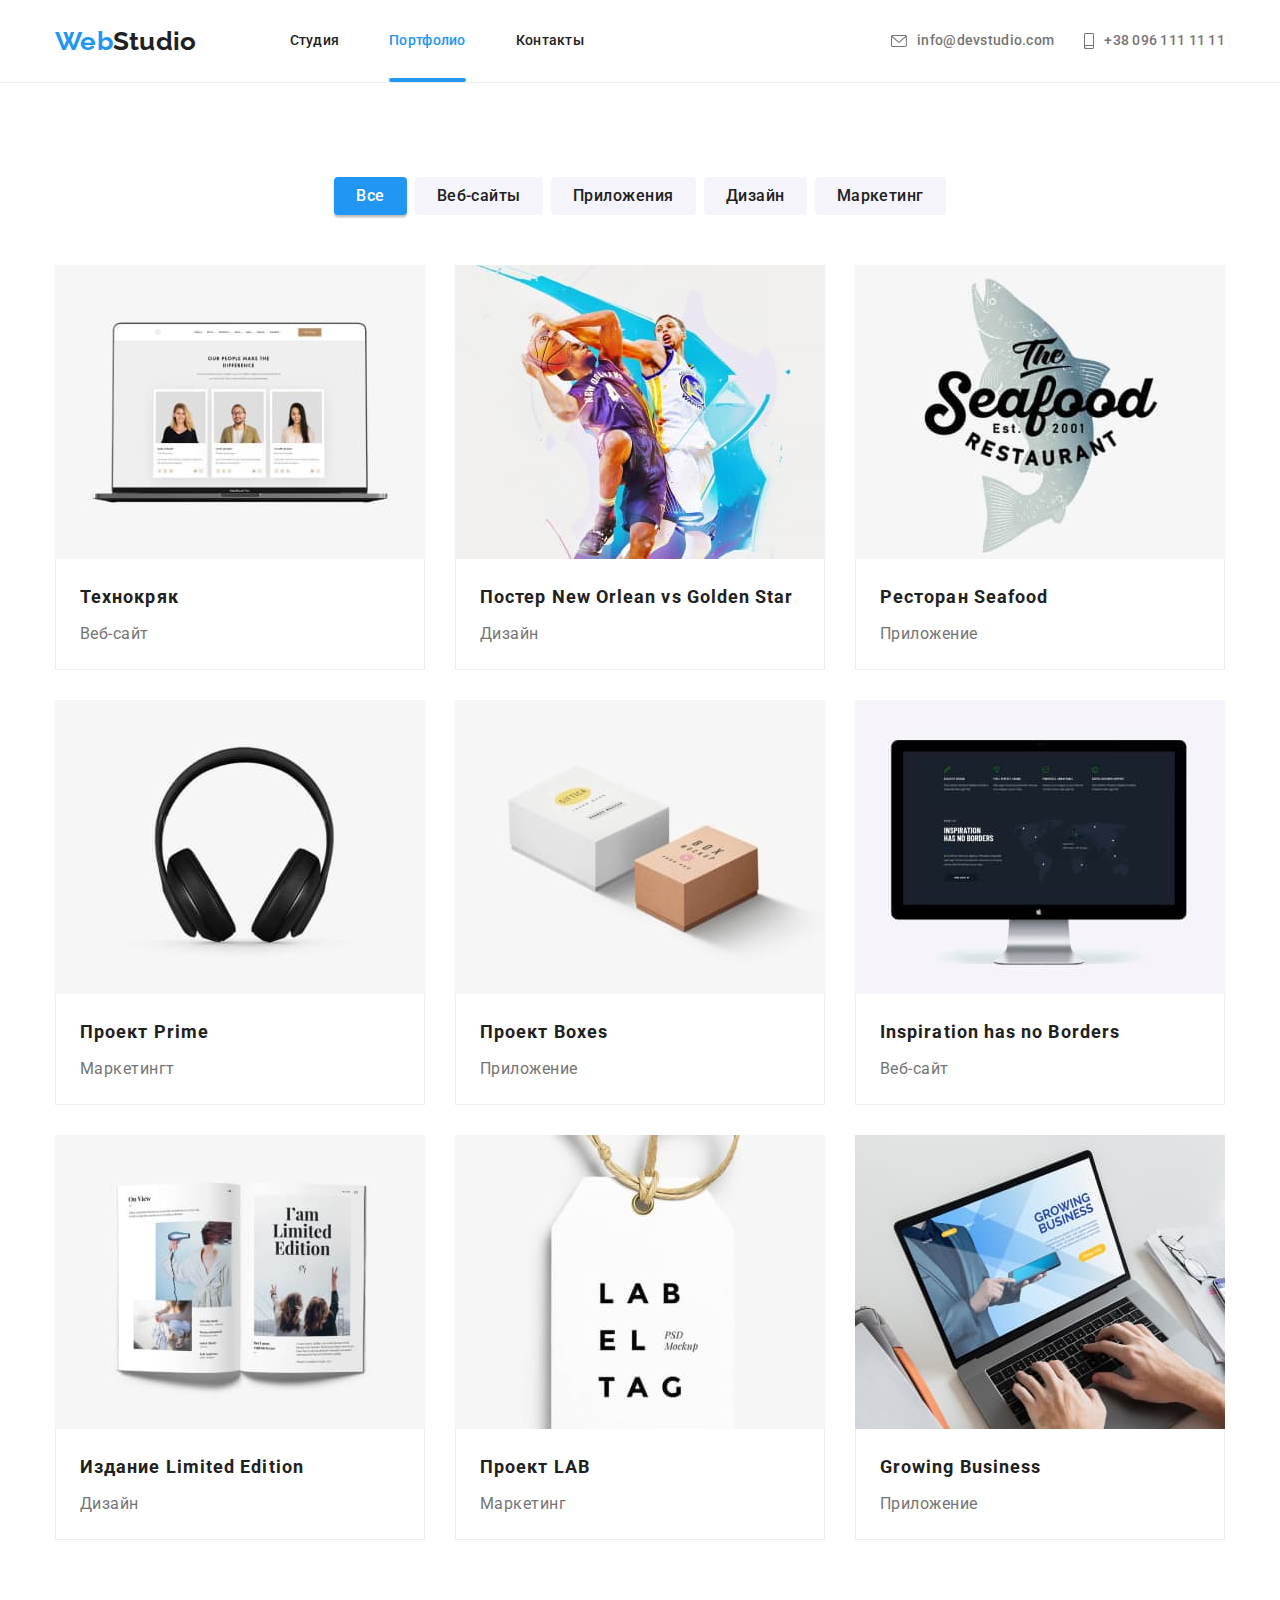
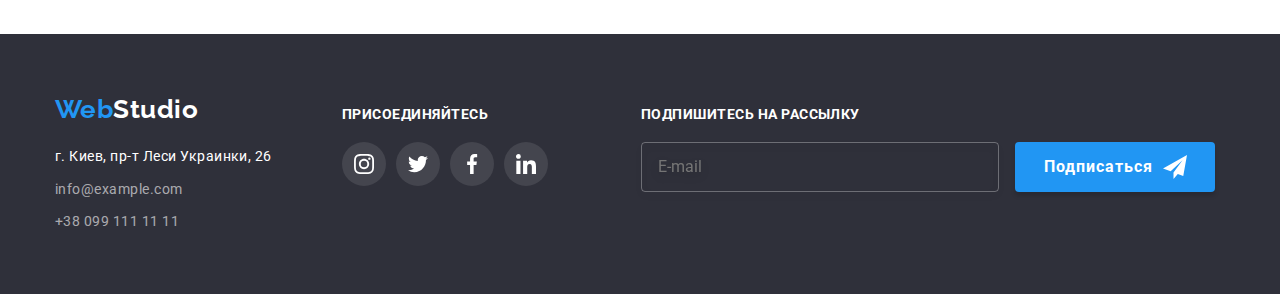
<file: portfolio.html>
<!DOCTYPE html>
<html lang="ru">
  <head>
    <meta charset="UTF-8" />
    <meta http-equiv="X-UA-Compatible" content="IE=edge" />
    <meta name="viewport" content="width=device-width, initial-scale=1.0" />
    <link rel="preconnect" href="https://fonts.googleapis.com" />
    <link rel="preconnect" href="https://fonts.gstatic.com" crossorigin />
    <link
      href="https://fonts.googleapis.com/css2?family=Raleway:wght@700&family=Roboto:wght@400;500;700;900&display=swap"
      rel="stylesheet"
    />
    <link rel="stylesheet" href="./css/main.min.css" />
    <title>portfolio</title>
  </head>

  <body>
    <div class="wraper">
      <header class="header">
        <div class="header__container container">
          <a class="header__logo logo" href="#" lang="en">Web<span>Studio</span></a>
          <button
            type="button"
            class="header__button"
            aria-expanded="false"
            aria-controls="menu-container"
            data-menu-button
          >
            <svg
              class="header__icon-menu"
              width="40"
              height="40"
              aria-label="Переключатель мобильного меню"
            >
              <use
                class="header__icon-burger"
                href="./img/svg/symbol-defs.svg#icon-menu-burger"
              ></use>
              <use
                class="header__icon-close"
                href="./img/svg/symbol-defs.svg#icon-menu-closed"
              ></use>
            </svg>
          </button>
          <div class="header__menu-container" id="menu-container" data-menu>
            <nav class="header__navigation">
              <ul class="header__list">
                <li class="header__item">
                  <a class="header__link" href="./index.html">Студия</a>
                </li>
                <li class="header__item">
                  <a class="header__link header__link--current" href="./portfolio.html"
                    >Портфолио</a
                  >
                </li>
                <li class="header__item">
                  <a class="header__link" href="#contacts">Контакты</a>
                </li>
              </ul>
            </nav>
            <ul class="header__contacts">
              <li class="header__contact-item">
                <a class="header__contact-link" href="mailto:info@devstudio.com">
                  <div class="header__contact-box">
                    <svg class="header__contact-icon" width="16" height="12">
                      <use href="./img/svg/symbol-defs.svg#icon-envelope"></use>
                    </svg>
                  </div>
                  <p class="header__contact-text">info@devstudio.com</p>
                </a>
              </li>
              <li class="header__contact-item">
                <a
                  class="header__contact-link header__contact-link--accent"
                  href="tel:+380961111111"
                >
                  <div class="header__contact-box">
                    <svg class="header__contact-icon" width="10" height="16">
                      <use href="./img/svg/symbol-defs.svg#icon-smartphone"></use>
                    </svg>
                  </div>
                  <p class="header__contact-text">+38 096 111 11 11</p>
                </a>
              </li>
            </ul>
            <ul class="header__social">
              <li class="header__social-item">
                <a href="" target="_blank" class="header__social-link">Instagram</a>
              </li>
              <li class="header__social-item">
                <a href="" target="_blank" class="header__social-link">Twitter</a>
              </li>
              <li class="header__social-item">
                <a href="" target="_blank" class="header__social-link">Facebook</a>
              </li>
              <li class="header__social-item">
                <a href="" target="_blank" class="header__social-link">LinkedIn</a>
              </li>
            </ul>
          </div>
        </div>
      </header>

      <main class="main">
        <section class="main__portfolio portfolio">
          <div class="container">
            <h1 class="portfolio__title main-title visually-hidden">Портфолио</h1>
            <nav class="portfolio__menu">
              <ul class="portfolio__list">
                <li class="portfolio__item">
                  <button type="button" class="buttons buttons--active" data-filter="all">Все</button>
                </li>
                <li class="portfolio__item" >
                  <button type="button" class="buttons" data-filter="web">Веб-сайты</button>
                </li>
                <li class="portfolio__item">
                  <button type="button" class="buttons" data-filter="app">Приложения</button>
                </li>
                <li class="portfolio__item">
                  <button type="button" class="buttons" data-filter="design">Дизайн</button>
                </li>
                <li class="portfolio__item">
                  <button type="button" class="buttons" data-filter="marketing">Маркетинг</button>
                </li>
              </ul>
            </nav>
            <ul class="portfolio__row data-portfolio-list">
              <li class="portfolio__element" data-filter="web">
                <a href="" class="portfolio__card">
                  <div class="portfolio__img">
                    <img
                      srcset="./img/portfolio/img1-1x.jpg 1x, ./img/portfolio/img1-2x.jpg 2x"
                      src="./img/portfolio/img1-1x.jpg"
                      alt="logo"
                      width="370"
                    />
                    <div class="portfolio__info">
                      <p>
                       	Ресурс предлагает комплексные предложения с разным
                        уровнем функционала и сервисов. Все это позволит посетителю получить
                        исчерпывающие сведения о компании или частном лице.
                      </p>
                    </div>
                  </div>
                  <div class="portfolio__text">
                    <h2 class="portfolio__card-title">Технокряк</h2>
                    <p class="portfolio__card-subtitle">Веб-сайт</p>
                  </div>
                </a>
              </li>
              <li class="portfolio__element" data-filter="design">
                <a href="" class="portfolio__card">
                  <div class="portfolio__img">
                    <img
                      srcset="./img/portfolio/img2-1x.jpg 1x, ./img/portfolio/img2-2x.jpg 2x"
                      src="./img/portfolio/img2-1x.jpg"
                      alt="logo"
                      width="370"
                    />
                    <div class="portfolio__info">
                      <p>
                        Ресурс предлагает комплексные предложения с разным уровнем функционала и
                        сервисов. Все это позволит посетителю получить исчерпывающие сведения о
                        компании или частном лице.
                      </p>
                    </div>
                  </div>
                  <div class="portfolio__text">
                    <h2 class="portfolio__card-title">Постер New Orlean vs Golden Star</h2>
                    <p class="portfolio__card-subtitle">Дизайн</p>
                  </div>
                </a>
              </li>
              <li class="portfolio__element" data-filter="app">
                <a href="" class="portfolio__card">
                  <div class="portfolio__img">
                    <img srcset="./img/portfolio/img3-1x.jpg 1x, ./img/portfolio/img3-2x.jpg 2x"
                      src="./img/portfolio/img3-1x.jpg" alt="logo" width="370" />
                    <div class="portfolio__info">
                      <p>
                        Ресурс предлагает комплексные предложения с разным уровнем функционала и
                        сервисов. Все это позволит посетителю получить исчерпывающие сведения о
                        компании или частном лице.
                      </p>
                    </div>
                  </div>
                  <div class="portfolio__text">
                    <h2 class="portfolio__card-title">Ресторан Seafood</h2>
                    <p class="portfolio__card-subtitle">Приложение</p>
                  </div>
                </a>
              </li>
              <li class="portfolio__element" data-filter="marketing">
                <a href="" class="portfolio__card">
                  <div class="portfolio__img">
                    <img srcset="./img/portfolio/img4-1x.jpg 1x, ./img/portfolio/img4-2x.jpg 2x"
                      src="./img/portfolio/img4-1x.jpg" alt="logo" width="370" />
                    <div class="portfolio__info">
                      <p>
                        Ресурс предлагает комплексные предложения с разным уровнем функционала и
                        сервисов. Все это позволит посетителю получить исчерпывающие сведения о
                        компании или частном лице.
                      </p>
                    </div>
                  </div>
                  <div class="portfolio__text">
                    <h2 class="portfolio__card-title">Проект Prime</h2>
                    <p class="portfolio__card-subtitle">Маркетингт</p>
                  </div>
                </a>
              </li>
              <li class="portfolio__element" data-filter="app">
                <a href="" class="portfolio__card">
                  <div class="portfolio__img">
                    <img srcset="./img/portfolio/img5-1x.jpg 1x, ./img/portfolio/img5-2x.jpg 2x"
                      src="./img/portfolio/img5-1x.jpg" alt="logo" width="370" />
                    <div class="portfolio__info">
                      <p>
                        Ресурс предлагает комплексные предложения с разным уровнем функционала и
                        сервисов. Все это позволит посетителю получить исчерпывающие сведения о
                        компании или частном лице.
                      </p>
                    </div>
                  </div>
                  <div class="portfolio__text">
                    <h2 class="portfolio__card-title">Проект Boxes</h2>
                    <p class="portfolio__card-subtitle">Приложение</p>
                  </div>
                </a>
              </li>
              <li class="portfolio__element" data-filter="web">
                <a href="" class="portfolio__card">
                  <div class="portfolio__img">
                    <img srcset="./img/portfolio/img6-1x.jpg 1x, ./img/portfolio/img6-2x.jpg 2x"
                      src="./img/portfolio/img6-1x.jpg" alt="logo" width="370" />
                    <div class="portfolio__info">
                      <p>
                        Ресурс предлагает комплексные предложения с разным уровнем функционала и
                        сервисов. Все это позволит посетителю получить исчерпывающие сведения о
                        компании или частном лице.
                      </p>
                    </div>
                  </div>
                  <div class="portfolio__text">
                    <h2 class="portfolio__card-title">Inspiration has no Borders</h2>
                    <p class="portfolio__card-subtitle">Веб-сайт</p>
                  </div>
                </a>
              </li>
              <li class="portfolio__element" data-filter="design">
                <a href="" class="portfolio__card">
                  <div class="portfolio__img">
                    <img srcset="./img/portfolio/img7-1x.jpg 1x, ./img/portfolio/img7-2x.jpg 2x"
                      src="./img/portfolio/img7-1x.jpg" alt="logo" width="370" />
                    <div class="portfolio__info">
                      <p>
                        Ресурс предлагает комплексные предложения с разным уровнем функционала и
                        сервисов. Все это позволит посетителю получить исчерпывающие сведения о
                        компании или частном лице.
                      </p>
                    </div>
                  </div>
                  <div class="portfolio__text">
                    <h2 class="portfolio__card-title">Издание Limited Edition</h2>
                    <p class="portfolio__card-subtitle">Дизайн</p>
                  </div>
                </a>
              </li>
              <li class="portfolio__element" data-filter="marketing">
                <a href="" class="portfolio__card">
                  <div class="portfolio__img">
                    <img srcset="./img/portfolio/img8-1x.jpg 1x, ./img/portfolio/img8-2x.jpg 2x"
                      src="./img/portfolio/img8-1x.jpg" alt="logo" width="370" />
                    <div class="portfolio__info">
                      <p>
                        Ресурс предлагает комплексные предложения с разным уровнем функционала и
                        сервисов. Все это позволит посетителю получить исчерпывающие сведения о
                        компании или частном лице.
                      </p>
                    </div>
                  </div>
                  <div class="portfolio__text">
                    <h2 class="portfolio__card-title">Проект LAB</h2>
                    <p class="portfolio__card-subtitle">Маркетинг</p>
                  </div>
                </a>
              </li>
              <li class="portfolio__element" data-filter="app">
                <a href="" class="portfolio__card">
                  <div class="portfolio__img">
                    <img srcset="./img/portfolio/img9-1x.jpg 1x, ./img/portfolio/img9-2x.jpg 2x"
                      src="./img/portfolio/img9-1x.jpg" alt="logo" width="370" />
                    <div class="portfolio__info">
                      <p>
                        Ресурс предлагает комплексные предложения с разным уровнем функционала и
                        сервисов. Все это позволит посетителю получить исчерпывающие сведения о
                        компании или частном лице.
                      </p>
                    </div>
                  </div>
                  <div class="portfolio__text">
                    <h2 class="portfolio__card-title">Growing Business</h2>
                    <p class="portfolio__card-subtitle">Приложение</p>
                  </div>
                </a>
              </li>
            </ul>
          </div>
        </section>
      </main>

      <footer class="footer">
        <div class="footer__container container">
          <div class="footer__contacts" id="contacts">
            <a class="footer__logo logo logo--wht" href="" lang="en">Web<span>Studio</span></a>
            <address class="footer__address">
              <ul class="footer__list">
                <li class="footer__link">
                  <a
                    href="https://goo.gl/maps/9fmKYEebHjoqxfCN7"
                    target="_blank"
                    rel="noopener noreferrer"
                    >г. Киев, пр-т Леси Украинки, 26</a
                  >
                </li>
                <li class="footer__link">
                  <a href="mailto:info@example.com">info@example.com</a>
                </li>
                <li class="footer__link">
                  <a href="tel:+380991111111">+38 099 111 11 11</a>
                </li>
              </ul>
            </address>
          </div>
          <div class="footer__social">
            <h3 class="footer__social-title title-h3">присоединяйтесь</h3>
            <ul class="footer__social-list social">
              <li class="social__item">
                <a href="" class="social__link social__link--dark">
                  <svg class="social__icon" width="20" height="20">
                    <use href="./img/svg/symbol-defs.svg#icon-instagram"></use>
                  </svg>
                </a>
              </li>
              <li class="social__item">
                <a href="" class="social__link social__link--dark">
                  <svg class="social__icon" width="20" height="20">
                    <use href="./img/svg/symbol-defs.svg#icon-twitter"></use>
                  </svg>
                </a>
              </li>
              <li class="social__item">
                <a href="" class="social__link social__link--dark">
                  <svg class="social__icon" width="20" height="20">
                    <use href="./img/svg/symbol-defs.svg#icon-facebook"></use>
                  </svg>
                </a>
              </li>
              <li class="social__item">
                <a href="" class="social__link social__link--dark">
                  <svg class="social__icon" width="20" height="20">
                    <use href="./img/svg/symbol-defs.svg#icon-linkedin"></use>
                  </svg>
                </a>
              </li>
            </ul>
          </div>
          <form class="footer__form form-footer">
            <h3 class="form-footer__title title-h3">Подпишитесь на рассылку</h3>
            <label class="form-footer__field">
              <input
                type="email"
                class="form-footer__input"
                name="email"
                placeholder="E-mail"
                required
              />
            </label>
            <button class="form-footer__buttom main-button" type="submit">
              <span class="form-footer__label">Подписаться</span>
              <!-- <svg class="form-footer__icon" width="24" height="24" >
							<use href="./img/svg/symbol-defs.svg#icon-send"></use>
						</svg> -->
            </button>
          </form>
        </div>
      </footer>
    </div>
    <script src="./js/menu.js"></script>
    <script src="./js/filterPortfolio.js"></script>
  </body>
</html>
</file>
<file: css/main.min.css>
/*! modern-normalize v1.1.0 | MIT License | https://github.com/sindresorhus/modern-normalize */@import url(c:\Users\slaye\OneDrive\Робочий стіл\goit домашки\goit-markup-hw-08\animate\animate.css);*,::before,::after{-webkit-box-sizing:border-box;box-sizing:border-box}html{-moz-tab-size:4;-o-tab-size:4;tab-size:4}html{line-height:1.15;-webkit-text-size-adjust:100%}body{margin:0}body{font-family:system-ui,-apple-system,"Segoe UI",Roboto,Helvetica,Arial,sans-serif,"Apple Color Emoji","Segoe UI Emoji"}hr{height:0;color:inherit}abbr[title]{-webkit-text-decoration:underline dotted;text-decoration:underline dotted}b,strong{font-weight:bolder}code,kbd,samp,pre{font-family:ui-monospace, SFMono-Regular, Consolas, 'Liberation Mono', Menlo, monospace;font-size:1em}small{font-size:80%}sub,sup{font-size:75%;line-height:0;position:relative;vertical-align:baseline}sub{bottom:-0.25em}sup{top:-0.5em}table{text-indent:0;border-color:inherit}button,input,optgroup,select,textarea{font-family:inherit;font-size:100%;line-height:1.15;margin:0}button,select{text-transform:none}button,[type='button'],[type='reset'],[type='submit']{-webkit-appearance:button}::-moz-focus-inner{border-style:none;padding:0}:-moz-focusring{outline:1px dotted ButtonText}:-moz-ui-invalid{box-shadow:none}legend{padding:0}progress{vertical-align:baseline}::-webkit-inner-spin-button,::-webkit-outer-spin-button{height:auto}[type='search']{-webkit-appearance:textfield;outline-offset:-2px}::-webkit-search-decoration{-webkit-appearance:none}::-webkit-file-upload-button{-webkit-appearance:button;font:inherit}summary{display:list-item}*{padding:0;margin:0;border:0}*,*:before,*:after{-webkit-box-sizing:border-box;box-sizing:border-box}nav,footer,header,aside{display:block}html,body{height:100%;width:100%;font-size:100%;-ms-text-size-adjust:100%;-moz-text-size-adjust:100%;-webkit-text-size-adjust:100%}input,button,textarea{font-family:inherit}textarea{resize:none;overflow:hidden}input::-ms-clear{display:none}button{cursor:pointer;padding:0;border:0}button::-moz-focus-inner{padding:0;border:0}a,a:visited,a:hover{text-decoration:none;font-style:normal}ul li,ol li{list-style:none;padding:0}img{vertical-align:top;display:block;max-width:100%;height:auto}svg{display:block}h1,h2,h3,h4,h5,h6{font-size:inherit;font-weight:inherit}html,body{min-width:320px}body{font-family:"Roboto",sans-serif;color:#212121;font-size:16px;letter-spacing:0.03em}.wraper{width:100%;min-height:100%;overflow:hidden;display:-webkit-box;display:-ms-flexbox;display:flex;-webkit-box-orient:vertical;-webkit-box-direction:normal;-ms-flex-direction:column;flex-direction:column}.main{-webkit-box-flex:1;-ms-flex:1 1 auto;flex:1 1 auto}[class*="main__"]{padding:60px 0}@media screen and (min-width: 1200px){[class*="main__"]{padding:94px 0}}.visually-hidden{position:absolute;width:1px;height:1px;margin:-1px;border:0;padding:0;white-space:nowrap;-webkit-clip-path:inset(100%);clip-path:inset(100%);clip:rect(0 0 0 0);overflow:hidden}.container{padding:0 15px;margin:0 auto}@media screen and (min-width: 480px){.container{width:480px}}@media screen and (min-width: 768px){.container{width:768px}}@media screen and (min-width: 1200px){.container{width:1200px}}.logo{display:block;font-family:"Raleway",sans-serif;font-weight:700;font-size:24px;line-height:1.17;color:#2196F3}.logo span{color:#212121}.logo--wht span{color:#fff}@media screen and (min-width: 1200px){.logo{font-size:26px;line-height:1.19}}.main-title{display:block;text-align:center;max-width:360px;font-weight:900;font-size:26px;line-height:1.62;letter-spacing:0.06em;text-transform:uppercase;color:#fff;margin:0 auto}@media screen and (min-width: 1200px){.main-title{max-width:700px;font-size:44px;line-height:1.36}}.title{display:block;text-align:center;margin-bottom:30px;font-size:28px;line-height:1.17;font-weight:700;color:#212121}@media screen and (min-width: 1200px){.title{margin-bottom:50px;font-size:36px}}.title-h3{display:block;font-weight:700;font-size:14px;line-height:1.15;text-align:center;text-transform:uppercase;color:#212121}.main-button{display:-webkit-inline-box;display:-ms-inline-flexbox;display:inline-flex;-webkit-box-pack:center;-ms-flex-pack:center;justify-content:center;-webkit-box-align:center;-ms-flex-align:center;align-items:center;min-width:200px;height:50px;padding:10px;background-color:#2196F3;border-radius:4px;-webkit-box-shadow:0px 4px 4px rgba(0,0,0,0.15);box-shadow:0px 4px 4px rgba(0,0,0,0.15);font-size:16px;font-weight:700;line-height:1.86;letter-spacing:0.06em;color:#fff;-webkit-transition-property:background-color;transition-property:background-color;-webkit-transition-duration:250ms;transition-duration:250ms;-webkit-transition-timing-function:cubic-bezier(0.4, 0, 0.2, 1);transition-timing-function:cubic-bezier(0.4, 0, 0.2, 1);-webkit-transition-delay:0ms;transition-delay:0ms}.main-button:hover,.main-button:focus{background-color:#188CE8}.buttons{display:inline-block;text-align:center;padding:6px 22px;height:38px;font-weight:500;line-height:1.63;letter-spacing:0.03em;color:#212121;background-color:#F5F4FA;border-radius:4px;-webkit-transition-property:all;transition-property:all;-webkit-transition-duration:250ms;transition-duration:250ms;-webkit-transition-timing-function:cubic-bezier(0.4, 0, 0.2, 1);transition-timing-function:cubic-bezier(0.4, 0, 0.2, 1);-webkit-transition-delay:0ms;transition-delay:0ms}.buttons:hover,.buttons:focus{color:#fff;background-color:#2196F3;-webkit-box-shadow:0px 3px 1px rgba(0,0,0,0.1),0px 1px 2px rgba(0,0,0,0.08),0px 2px 2px rgba(0,0,0,0.12);box-shadow:0px 3px 1px rgba(0,0,0,0.1),0px 1px 2px rgba(0,0,0,0.08),0px 2px 2px rgba(0,0,0,0.12)}.buttons--active{color:#fff;background-color:#2196F3;-webkit-box-shadow:0px 3px 1px rgba(0,0,0,0.1),0px 1px 2px rgba(0,0,0,0.08),0px 2px 2px rgba(0,0,0,0.12);box-shadow:0px 3px 1px rgba(0,0,0,0.1),0px 1px 2px rgba(0,0,0,0.08),0px 2px 2px rgba(0,0,0,0.12)}.social{display:-webkit-box;display:-ms-flexbox;display:flex;-webkit-box-pack:center;-ms-flex-pack:center;justify-content:center}.social__item:not(:last-child){margin-right:10px}.social__link{display:-webkit-box;display:-ms-flexbox;display:flex;-webkit-box-pack:center;-ms-flex-pack:center;justify-content:center;-webkit-box-align:center;-ms-flex-align:center;align-items:center;width:44px;height:44px;border-radius:50%;color:#AFB1B8;-webkit-transition-property:all;transition-property:all;-webkit-transition-duration:250ms;transition-duration:250ms;-webkit-transition-timing-function:cubic-bezier(0.4, 0, 0.2, 1);transition-timing-function:cubic-bezier(0.4, 0, 0.2, 1);-webkit-transition-delay:0ms;transition-delay:0ms}.social__link--dark{color:#fff;background-color:rgba(255,255,255,0.1)}.social__link:hover,.social__link:focus{background-color:#2196F3;color:#fff}.social__icon{fill:currentColor}.form{padding:40px}.form__title{margin-bottom:30px;font-size:20px;text-transform:none}.form__field{position:relative;display:block;margin-bottom:10px}.form__field:focus-within>.form__icon{color:#2196F3}.form__field:focus-within>.form__input{border:1px solid #2196F3}.form__input{width:100%;padding:12px;padding-left:42px;border:1px solid rgba(33,33,33,0.2);border-radius:4px;outline:transparent;-webkit-transition-property:border;transition-property:border;-webkit-transition-duration:250ms;transition-duration:250ms;-webkit-transition-timing-function:cubic-bezier(0.4, 0, 0.2, 1);transition-timing-function:cubic-bezier(0.4, 0, 0.2, 1);-webkit-transition-delay:0ms;transition-delay:0ms}.form__lable{display:block;text-align:left;margin-bottom:4px;font-size:12px;line-height:1.17;letter-spacing:0.01em;color:#757575}.form__icon{position:absolute;bottom:14px;left:14px;fill:currentColor;-webkit-transition-property:color;transition-property:color;-webkit-transition-duration:250ms;transition-duration:250ms;-webkit-transition-timing-function:cubic-bezier(0.4, 0, 0.2, 1);transition-timing-function:cubic-bezier(0.4, 0, 0.2, 1);-webkit-transition-delay:0ms;transition-delay:0ms}.form__field-textarea{position:relative;display:block;margin-bottom:20px}.form__field-textarea:focus-within>.form__textarea{border:1px solid #2196F3}.form__textarea{width:100%;height:120px;padding:12px 16px;outline:transparent;border:1px solid rgba(33,33,33,0.2);border-radius:4px;-webkit-transition-property:border;transition-property:border;-webkit-transition-duration:250ms;transition-duration:250ms;-webkit-transition-timing-function:cubic-bezier(0.4, 0, 0.2, 1);transition-timing-function:cubic-bezier(0.4, 0, 0.2, 1);-webkit-transition-delay:0ms;transition-delay:0ms}.form__textarea::-webkit-input-placeholder{font-size:14px;line-height:1.14;letter-spacing:0.01em;color:rgba(117,117,117,0.5)}.form__textarea:-ms-input-placeholder{font-size:14px;line-height:1.14;letter-spacing:0.01em;color:rgba(117,117,117,0.5)}.form__textarea::-ms-input-placeholder{font-size:14px;line-height:1.14;letter-spacing:0.01em;color:rgba(117,117,117,0.5)}.form__textarea::placeholder{font-size:14px;line-height:1.14;letter-spacing:0.01em;color:rgba(117,117,117,0.5)}.form__field-checkbox{display:-webkit-box;display:-ms-flexbox;display:flex;-webkit-box-pack:center;-ms-flex-pack:center;justify-content:center;-webkit-box-align:center;-ms-flex-align:center;align-items:center;margin-bottom:30px;font-size:12px;line-height:1.17;letter-spacing:0.028em;color:#757575}@media screen and (min-width: 1200px){.form__field-checkbox{font-size:14px;line-height:1.71}}.form__input-checkbox{-webkit-appearance:none;-moz-appearance:none;appearance:none;position:absolute}.form__input-checkbox:focus+.form__icon-checkbox{background-image:url("../img/webstudio/hero/modal/unselected-focus.svg");background-repeat:no-repeat}.form__input-checkbox:checked+.form__icon-checkbox{background-image:url("../img/webstudio/hero/modal/check.svg");background-repeat:no-repeat}.form__icon-checkbox{display:inline-block;width:16px;height:15px;background-image:url("../img/webstudio/hero/modal/unselected.svg");background-repeat:no-repeat;background-size:contain}.form__lable-checkbox{text-align:left;margin-left:8px}.form__link-checkbox{color:#2196F3;text-decoration:underline}.form__link-checkbox:hover,.form__link-checkbox:focus{text-decoration:none}.form-footer__title{margin-bottom:20px;color:#fff}@media screen and (min-width: 1200px){.form-footer__title{text-align:left}}.form-footer__field:focus-within>.form-footer__input{border:1px solid #2196F3}.form-footer__input{margin-bottom:20px;padding:16px;width:100%;height:50px;background-color:inherit;color:#fff;border:1px solid rgba(255,255,255,0.3);outline:transparent;-webkit-filter:drop-shadow(0px 4px 4px rgba(0,0,0,0.15));filter:drop-shadow(0px 4px 4px rgba(0,0,0,0.15));border-radius:4px;-webkit-transition-property:border;transition-property:border;-webkit-transition-duration:250ms;transition-duration:250ms;-webkit-transition-timing-function:cubic-bezier(0.4, 0, 0.2, 1);transition-timing-function:cubic-bezier(0.4, 0, 0.2, 1);-webkit-transition-delay:0ms;transition-delay:0ms}@media screen and (min-width: 768px){.form-footer__input{width:450px}}@media screen and (min-width: 1200px){.form-footer__input{margin-right:12px;margin-bottom:0;width:358px}}.form-footer__label{display:-webkit-box;display:-ms-flexbox;display:flex;-webkit-box-align:center;-ms-flex-align:center;align-items:center}.form-footer__label::after{content:'';top:0;left:0;width:24px;height:24px;background-image:url("../img/webstudio/hero/modal/send.svg");margin-left:10px}.slick-slider{position:relative;display:block;-webkit-box-sizing:border-box;box-sizing:border-box;-webkit-touch-callout:none;-webkit-user-select:none;-moz-user-select:none;-ms-user-select:none;user-select:none;-ms-touch-action:pan-y;touch-action:pan-y;-webkit-tap-highlight-color:transparent}.slick-list{position:relative;overflow:hidden;display:block;margin:0;padding:0}.slick-list:focus{outline:none}.slick-list.dragging{cursor:pointer;cursor:hand}.slick-slider .slick-track,.slick-slider .slick-list{-webkit-transform:translate3d(0, 0, 0);transform:translate3d(0, 0, 0)}.slick-track{position:relative;left:0;top:0;display:block;margin-left:auto;margin-right:auto}.slick-track:before,.slick-track:after{content:"";display:table}.slick-track:after{clear:both}.slick-loading .slick-track{visibility:hidden}.slick-slide{float:left;height:100%;min-height:1px;display:none}[dir="rtl"] .slick-slide{float:right}.slick-slide img{display:block}.slick-slide.slick-loading img{display:none}.slick-slide.dragging img{pointer-events:none}.slick-initialized .slick-slide{display:block}.slick-loading .slick-slide{visibility:hidden}.slick-vertical .slick-slide{display:block;height:auto;border:1px solid transparent}.slick-arrow.slick-hidden{display:none}.slick-loading .slick-list{background:#fff url("./ajax-loader.gif") center center no-repeat}@font-face{font-family:"slick";src:url("./fonts/slick.eot");src:url("./fonts/slick.eot?#iefix") format("embedded-opentype"),url("./fonts/slick.woff") format("woff"),url("./fonts/slick.ttf") format("truetype"),url("./fonts/slick.svg#slick") format("svg");font-weight:normal;font-style:normal}.slick-prev,.slick-next{position:absolute;display:block;height:20px;width:20px;line-height:0px;font-size:0px;cursor:pointer;background:transparent;color:transparent;top:50%;-webkit-transform:translate(0, -50%);transform:translate(0, -50%);padding:0;border:none;outline:none}.slick-prev:hover,.slick-prev:focus,.slick-next:hover,.slick-next:focus{outline:none;background:transparent;color:transparent}.slick-prev:hover:before,.slick-prev:focus:before,.slick-next:hover:before,.slick-next:focus:before{opacity:1}.slick-prev.slick-disabled:before,.slick-next.slick-disabled:before{opacity:.25}.slick-prev:before,.slick-next:before{font-family:"slick";font-size:20px;line-height:1;color:#fff;opacity:.75;-webkit-font-smoothing:antialiased;-moz-osx-font-smoothing:grayscale}.slick-prev{left:-25px}[dir="rtl"] .slick-prev{left:auto;right:-25px}.slick-prev:before{content:"←"}[dir="rtl"] .slick-prev:before{content:"→"}.slick-next{right:-25px}[dir="rtl"] .slick-next{left:-25px;right:auto}.slick-next:before{content:"→"}[dir="rtl"] .slick-next:before{content:"←"}.slick-dotted.slick-slider{margin-bottom:30px}.slick-dots{position:absolute;bottom:-25px;list-style:none;display:block;text-align:center;padding:0;margin:0;width:100%}.slick-dots li{position:relative;display:inline-block;height:20px;width:20px;margin:0 5px;padding:0;cursor:pointer}.slick-dots li button{border:0;background:transparent;display:block;height:20px;width:20px;outline:none;line-height:0px;font-size:0px;color:transparent;padding:5px;cursor:pointer}.slick-dots li button:hover,.slick-dots li button:focus{outline:none}.slick-dots li button:hover:before,.slick-dots li button:focus:before{opacity:1}.slick-dots li button:before{position:absolute;top:0;left:0;content:"•";width:20px;height:20px;font-family:"slick";font-size:6px;line-height:20px;text-align:center;color:#000;opacity:.25;-webkit-font-smoothing:antialiased;-moz-osx-font-smoothing:grayscale}.slick-dots li.slick-active button:before{color:#000;opacity:.75}.header{position:relative;background-color:#fff;text-decoration:none;letter-spacing:0.02em;line-height:1.17;font-weight:500;border-bottom:1px solid #ececec}@media screen and (min-width: 768px){.header{font-size:14px;line-height:1.14}}.header__container{display:-webkit-box;display:-ms-flexbox;display:flex;-webkit-box-pack:justify;-ms-flex-pack:justify;justify-content:space-between;-webkit-box-align:center;-ms-flex-align:center;align-items:center;min-height:60px}@media screen and (min-width: 768px){.header__container{min-height:80px;display:-webkit-box;display:-ms-flexbox;display:flex}}.header__button{position:relative;z-index:3;background-color:transparent;color:#212121}.header__button:hover,.header__button:focus{color:#2196F3}.header__button.is-open .header__icon-close{display:block}.header__button.is-open .header__icon-burger{display:none}@media screen and (min-width: 768px){.header__button{display:none}}.header__icon-menu{display:block;fill:currentColor}.header__icon-close{display:none}.header__menu-container{background-color:#fff}@media screen and (max-width: 767px){.header__menu-container{opacity:0;pointer-events:none;display:-webkit-box;display:-ms-flexbox;display:flex;position:absolute;top:0;left:0;width:100%;min-height:100vh;-webkit-box-orient:vertical;-webkit-box-direction:normal;-ms-flex-direction:column;flex-direction:column;z-index:2;padding:40px;-webkit-box-shadow:0px 4px 8px rgba(0,0,0,0.04),0px 2px 4px rgba(0,0,0,0.08),0px 1px 3px rgba(0,0,0,0.16);box-shadow:0px 4px 8px rgba(0,0,0,0.04),0px 2px 4px rgba(0,0,0,0.08),0px 1px 3px rgba(0,0,0,0.16);-webkit-transition-property:opacity;transition-property:opacity;-webkit-transition-duration:250ms;transition-duration:250ms;-webkit-transition-timing-function:cubic-bezier(0.4, 0, 0.2, 1);transition-timing-function:cubic-bezier(0.4, 0, 0.2, 1);-webkit-transition-delay:0ms;transition-delay:0ms}.header__menu-container.is-open{opacity:1;pointer-events:auto}}@media screen and (min-width: 768px){.header__menu-container{display:-webkit-box;display:-ms-flexbox;display:flex;-webkit-box-pack:justify;-ms-flex-pack:justify;justify-content:space-between;-webkit-box-align:center;-ms-flex-align:center;align-items:center;-webkit-box-flex:1;-ms-flex-positive:1;flex-grow:1;margin-left:88px}}@media screen and (min-width: 1200px){.header__menu-container{margin-left:93px}}.header__navigation{-webkit-box-flex:1;-ms-flex-positive:1;flex-grow:1}@media screen and (max-width: 767px){.header__navigation{font-size:40px;margin-bottom:100px}}@media screen and (min-width: 768px){.header__navigation{display:-webkit-box;display:-ms-flexbox;display:flex;-webkit-box-align:center;-ms-flex-align:center;align-items:center}}@media screen and (min-width: 768px){.header__list{display:-webkit-box;display:-ms-flexbox;display:flex}}@media screen and (max-width: 767px){.header__item:not(:last-child){margin-bottom:32px}}@media screen and (min-width: 768px){.header__item:not(:last-child){margin-right:50px}}.header__link{color:#212121;-webkit-transition-property:color;transition-property:color;-webkit-transition-duration:250ms;transition-duration:250ms;-webkit-transition-timing-function:cubic-bezier(0.4, 0, 0.2, 1);transition-timing-function:cubic-bezier(0.4, 0, 0.2, 1);-webkit-transition-delay:0ms;transition-delay:0ms}.header__link:hover,.header__link:focus{color:#2196F3}@media screen and (min-width: 768px){.header__link{padding:33px 0}}.header__link--current{position:relative;color:#2196F3}.header__link--current::after{content:'';display:block;position:absolute;bottom:-1px;left:0;width:100%;height:4px;background-color:#2196F3;border-radius:2px}@media screen and (max-width: 767px){.header__link--current::after{display:none}}.header__contacts{display:-webkit-box;display:-ms-flexbox;display:flex;-webkit-box-orient:vertical;-webkit-box-direction:reverse;-ms-flex-direction:column-reverse;flex-direction:column-reverse}@media screen and (max-width: 767px){.header__contacts{margin-bottom:64px}}@media screen and (min-width: 768px){.header__contacts{-webkit-box-orient:vertical;-webkit-box-direction:normal;-ms-flex-direction:column;flex-direction:column}}@media screen and (min-width: 1200px){.header__contacts{-webkit-box-orient:horizontal;-webkit-box-direction:normal;-ms-flex-direction:row;flex-direction:row}}@media screen and (max-width: 767px){.header__contact-item:last-child{margin-bottom:32px}}@media screen and (min-width: 768px){.header__contact-item:not(:last-child){margin-bottom:10px}}@media screen and (min-width: 1200px){.header__contact-item:not(:last-child){margin-bottom:0;margin-right:30px}}.header__contact-link{font-size:24px;color:#757575;-webkit-transition-property:color;transition-property:color;-webkit-transition-duration:250ms;transition-duration:250ms;-webkit-transition-timing-function:cubic-bezier(0.4, 0, 0.2, 1);transition-timing-function:cubic-bezier(0.4, 0, 0.2, 1);-webkit-transition-delay:0ms;transition-delay:0ms}.header__contact-link:hover,.header__contact-link:focus{color:#2196F3}@media screen and (max-width: 767px){.header__contact-link--accent{font-size:34px;color:#2196F3}}@media screen and (max-width: 455px){.header__contact-link--accent{font-size:24px}}@media screen and (min-width: 768px){.header__contact-link{display:-webkit-box;display:-ms-flexbox;display:flex;-webkit-box-align:center;-ms-flex-align:center;align-items:center;font-size:12px}}@media screen and (min-width: 1200px){.header__contact-link{font-size:14px;padding:33px 0}}@media screen and (min-width: 768px){.header__contact-box{margin-right:10px}}.header__contact-icon{display:none}@media screen and (min-width: 768px){.header__contact-icon{display:block;fill:currentColor}}.header__social{font-size:18px;line-height:1.22}@media screen and (max-width: 460px){.header__social{display:-webkit-box;display:-ms-flexbox;display:flex;-webkit-box-orient:vertical;-webkit-box-direction:normal;-ms-flex-direction:column;flex-direction:column;gap:10px}}@media screen and (min-width: 768px){.header__social{display:none}}.header__social-item{display:inline-block}.header__social-item:not(:last-child){border-right:1px solid rgba(33,33,33,0.2);padding-right:10px}.header__social-item:not(:last-child){margin-right:10px}@media screen and (max-width: 460px){.header__social-item:not(:last-child){border:none}}.header__social-link{color:#2196F3}.header__social-link:hover,.header__social-link:focus{color:#188CE8}body.no-scroll{overflow:hidden}.hero{text-align:center;max-width:1600px;padding:118px 0;margin:0 auto;background-color:#2F303A;background-image:-webkit-gradient(linear, left top, right top, from(rgba(47,48,58,0.4)), to(rgba(47,48,58,0.4))),url("../img/webstudio/hero/hero-bg480-1x.jpg");background-image:linear-gradient(to right, rgba(47,48,58,0.4), rgba(47,48,58,0.4)),url("../img/webstudio/hero/hero-bg480-1x.jpg");background-repeat:no-repeat;background-size:cover;background-position:center}@media (min-device-pixel-ratio: 2), (-webkit-min-device-pixel-ratio: 2), (min-resolution: 192dpi), (min-resolution: 2dppx){.hero{background-image:-webkit-gradient(linear, left top, right top, from(rgba(47,48,58,0.4)), to(rgba(47,48,58,0.4))),url("../img/webstudio/hero/hero-bg480-2x.jpg");background-image:linear-gradient(to right, rgba(47,48,58,0.4), rgba(47,48,58,0.4)),url("../img/webstudio/hero/hero-bg480-2x.jpg")}}@media screen and (min-width: 480px){.hero{background-image:-webkit-gradient(linear, left top, right top, from(rgba(47,48,58,0.4)), to(rgba(47,48,58,0.4))),url("../img/webstudio/hero/hero-bg768-1x.jpg");background-image:linear-gradient(to right, rgba(47,48,58,0.4), rgba(47,48,58,0.4)),url("../img/webstudio/hero/hero-bg768-1x.jpg")}}@media screen and (min-width: 480px) and (min-device-pixel-ratio: 2), screen and (min-width: 480px) and (-webkit-min-device-pixel-ratio: 2), screen and (min-width: 480px) and (min-resolution: 192dpi), screen and (min-width: 480px) and (min-resolution: 2dppx){.hero{background-image:-webkit-gradient(linear, left top, right top, from(rgba(47,48,58,0.4)), to(rgba(47,48,58,0.4))),url("../img/webstudio/hero/hero-bg768-2x.jpg");background-image:linear-gradient(to right, rgba(47,48,58,0.4), rgba(47,48,58,0.4)),url("../img/webstudio/hero/hero-bg768-2x.jpg")}}@media screen and (min-width: 768px){.hero{background-image:-webkit-gradient(linear, left top, right top, from(rgba(47,48,58,0.4)), to(rgba(47,48,58,0.4))),url("../img/webstudio/hero/hero-bg1200-1x.jpg");background-image:linear-gradient(to right, rgba(47,48,58,0.4), rgba(47,48,58,0.4)),url("../img/webstudio/hero/hero-bg1200-1x.jpg")}}@media screen and (min-width: 768px) and (min-device-pixel-ratio: 2), screen and (min-width: 768px) and (-webkit-min-device-pixel-ratio: 2), screen and (min-width: 768px) and (min-resolution: 192dpi), screen and (min-width: 768px) and (min-resolution: 2dppx){.hero{background-image:-webkit-gradient(linear, left top, right top, from(rgba(47,48,58,0.4)), to(rgba(47,48,58,0.4))),url("../img/webstudio/hero/hero-bg1200-2x.jpg");background-image:linear-gradient(to right, rgba(47,48,58,0.4), rgba(47,48,58,0.4)),url("../img/webstudio/hero/hero-bg1200-2x.jpg")}}@media screen and (min-width: 1200px){.hero{padding:200px 0}}.hero__title{margin-bottom:30px}.hero__backdrop{position:fixed;top:0;left:0;width:100%;height:100%;background-color:rgba(0,0,0,0.2);z-index:20;opacity:1;padding:93px 15px;overflow-y:scroll;-webkit-transition-property:opacity;transition-property:opacity;-webkit-transition-duration:250ms;transition-duration:250ms;-webkit-transition-timing-function:cubic-bezier(0.4, 0, 0.2, 1);transition-timing-function:cubic-bezier(0.4, 0, 0.2, 1);-webkit-transition-delay:0ms;transition-delay:0ms}.hero__backdrop.is-hidden{opacity:0;pointer-events:none}.modal-hero{background-color:#fff;-webkit-box-shadow:0px 1px 3px rgba(0,0,0,0.12),0px 1px 1px rgba(0,0,0,0.14),0px 2px 1px rgba(0,0,0,0.2);box-shadow:0px 1px 3px rgba(0,0,0,0.12),0px 1px 1px rgba(0,0,0,0.14),0px 2px 1px rgba(0,0,0,0.2);border-radius:4px;-webkit-transform:scale(1);transform:scale(1);-webkit-transition-property:-webkit-transform;transition-property:-webkit-transform;transition-property:transform;transition-property:transform, -webkit-transform;-webkit-transition-duration:250ms;transition-duration:250ms;-webkit-transition-timing-function:cubic-bezier(0.4, 0, 0.2, 1);transition-timing-function:cubic-bezier(0.4, 0, 0.2, 1);-webkit-transition-delay:0ms;transition-delay:0ms}@media screen and (min-width: 480px){.modal-hero{position:absolute;top:50%;left:50%;max-height:100%;overflow:auto;width:452px;-webkit-transform:translate(-50%, -50%) scale(1);transform:translate(-50%, -50%) scale(1)}}@media screen and (min-width: 1200px){.modal-hero{width:528px}}.hero__backdrop.is-hidden .modal-hero{-webkit-transform:scale(0.8);transform:scale(0.8)}@media screen and (min-width: 480px){.hero__backdrop.is-hidden .modal-hero{-webkit-transform:translate(-50%, -50%) scale(0.8);transform:translate(-50%, -50%) scale(0.8)}}.modal-hero__close{display:-webkit-box;display:-ms-flexbox;display:flex;-webkit-box-pack:center;-ms-flex-pack:center;justify-content:center;-webkit-box-align:center;-ms-flex-align:center;align-items:center;position:absolute;width:30px;height:30px;right:8px;top:8px;border:1px solid rgba(0,0,0,0.1);border-radius:50%;color:#000000;background-color:#fff;-webkit-transition-property:color;transition-property:color;-webkit-transition-duration:250ms;transition-duration:250ms;-webkit-transition-timing-function:cubic-bezier(0.4, 0, 0.2, 1);transition-timing-function:cubic-bezier(0.4, 0, 0.2, 1);-webkit-transition-delay:0ms;transition-delay:0ms}.modal-hero__close:hover{color:#2196F3}.modal-hero__closed-icon{fill:currentColor}body.modal-open{overflow:hidden}.principles__list{font-size:14px}@media screen and (min-width: 768px){.principles__list{display:-webkit-box;display:-ms-flexbox;display:flex;-ms-flex-wrap:wrap;flex-wrap:wrap;margin:-15px}}@media screen and (min-width: 1200px){.principles__list{-ms-flex-wrap:nowrap;flex-wrap:nowrap}}@media screen and (max-width: 767px){.principles__item:not(:last-child){margin-bottom:30px}}@media screen and (min-width: 768px){.principles__item{width:calc((100% - 60px) / 2);margin:15px}}@media screen and (min-width: 1200px){.principles__item{width:calc((100% - 120px) / 4)}}.principles__block{display:-webkit-box;display:-ms-flexbox;display:flex;-webkit-box-pack:center;-ms-flex-pack:center;justify-content:center;-webkit-box-align:center;-ms-flex-align:center;align-items:center;height:120px;background-color:#F5F4FA;border-radius:4px;margin-bottom:30px}.principles__title{margin-bottom:10px;text-transform:uppercase}@media screen and (min-width: 768px){.principles__title{text-align:left}}.principles__subtitle{line-height:1.71;color:#757575}.works{padding-top:0}@media screen and (max-width: 1200px){.works{display:none}}.works__list{display:-webkit-box;display:-ms-flexbox;display:flex;-ms-flex-wrap:wrap;flex-wrap:wrap}.works__item{width:calc((100% - 60px) / 3)}.works__item:not(:last-child){margin-right:30px}.works__img{position:relative}.works__text{position:absolute;bottom:0;left:0;width:100%;min-height:70px;padding:27px;text-align:center;color:#fff;background-color:rgba(47,48,58,0.8)}.team{background-color:#F5F4FA}@media screen and (min-width: 768px){.team__list{display:-webkit-box;display:-ms-flexbox;display:flex;-ms-flex-wrap:wrap;flex-wrap:wrap;margin:-15px}}@media screen and (min-width: 1200px){.team__list{-ms-flex-wrap:nowrap;flex-wrap:nowrap;margin:0}}.team__item{text-align:center;background-color:#fff;-webkit-box-shadow:0px 1px 3px rgba(0,0,0,0.12),0px 1px 1px rgba(0,0,0,0.14),0px 2px 1px rgba(0,0,0,0.2);box-shadow:0px 1px 3px rgba(0,0,0,0.12),0px 1px 1px rgba(0,0,0,0.14),0px 2px 1px rgba(0,0,0,0.2);border-radius:0px 0px 4px 4px}@media screen and (max-width: 767px){.team__item:not(:last-child){margin-bottom:30px}}@media screen and (min-width: 768px){.team__item{width:calc((100% - 60px) / 2);margin:15px}}@media screen and (min-width: 1200px){.team__item{width:calc((100% - 90px) / 4);margin:0}.team__item:not(:last-child){margin-right:30px}}.team__card-img{width:100%}.team__card-text{padding:30px 32px;text-align:center;font-size:16px;line-height:1.19}.team__card-title{margin-bottom:10px;font-weight:500;color:#212121}.team__card-subtitle{margin-bottom:16px;color:#757575}.clients__list{display:-webkit-box;display:-ms-flexbox;display:flex;-ms-flex-wrap:wrap;flex-wrap:wrap;margin:-15px}@media screen and (min-width: 1200px){.clients__list{-ms-flex-wrap:nowrap;flex-wrap:nowrap}}.clients__item{margin:15px;-ms-flex-preferred-size:calc((100% - 60px) / 2);flex-basis:calc((100% - 60px) / 2)}@media screen and (min-width: 768px){.clients__item{-ms-flex-preferred-size:calc((100% - 90px) / 3);flex-basis:calc((100% - 90px) / 3)}}@media screen and (min-width: 1200px){.clients__item{-ms-flex-preferred-size:calc((100% - 180px) / 6);flex-basis:calc((100% - 180px) / 6)}}.clients__link{display:-webkit-box;display:-ms-flexbox;display:flex;-webkit-box-pack:center;-ms-flex-pack:center;justify-content:center;-webkit-box-align:center;-ms-flex-align:center;align-items:center;height:92px;border:1px solid #AFB1B8;border-radius:4px;color:#AFB1B8;-webkit-transition-property:all;transition-property:all;-webkit-transition-duration:250ms;transition-duration:250ms;-webkit-transition-timing-function:cubic-bezier(0.4, 0, 0.2, 1);transition-timing-function:cubic-bezier(0.4, 0, 0.2, 1);-webkit-transition-delay:0ms;transition-delay:0ms}.clients__link:hover,.clients__link:focus{color:#2196F3;border:1px solid #2196F3}.clients__icon{fill:currentColor}.footer{background-color:#2F303A;padding:60px 0}@media screen and (min-width: 768px){.footer__container{display:-webkit-box;display:-ms-flexbox;display:flex;-ms-flex-wrap:wrap;flex-wrap:wrap}}@media screen and (min-width: 1200px){.footer__container{-ms-flex-wrap:nowrap;flex-wrap:nowrap}}.footer__contacts{text-align:center}@media screen and (max-width: 767px){.footer__contacts{margin-bottom:60px}}@media screen and (min-width: 768px){.footer__contacts{margin-right:30px;-ms-flex-preferred-size:calc((100% - 30px) / 2);flex-basis:calc((100% - 30px) / 2)}}@media screen and (min-width: 1200px){.footer__contacts{margin-right:70px;text-align:left;-ms-flex-preferred-size:auto;flex-basis:auto}}.footer__logo{margin-bottom:20px}.footer__link{display:block;margin-bottom:9px}.footer__link a{font-size:14px;line-height:1.71;color:rgba(255,255,255,0.6);-webkit-transition-property:color;transition-property:color;-webkit-transition-duration:250ms;transition-duration:250ms;-webkit-transition-timing-function:cubic-bezier(0.4, 0, 0.2, 1);transition-timing-function:cubic-bezier(0.4, 0, 0.2, 1);-webkit-transition-delay:0ms;transition-delay:0ms}.footer__link:first-child a{color:#fff}.footer__link:last-child{margin-bottom:0}.footer__link a:hover,.footer__link a:focus{color:#2196F3}@media screen and (max-width: 767px){.footer__social{margin-bottom:60px}}@media screen and (min-width: 768px) and (max-width: 1199px){.footer__social{margin-top:5px;-ms-flex-preferred-size:calc((100% - 30px) / 2);flex-basis:calc((100% - 30px) / 2)}}@media screen and (min-width: 1200px){.footer__social{margin-top:12px;-ms-flex-preferred-size:auto;flex-basis:auto;margin-right:93px}}.footer__social-title{margin-bottom:20px;color:#fff}@media screen and (min-width: 1200px){.footer__social-title{text-align:left}}.footer__form{text-align:center}@media screen and (min-width: 768px) and (max-width: 1199px){.footer__form{width:480px;margin-right:auto;margin-left:auto;margin-top:60px}}@media screen and (min-width: 1200px){.footer__form{margin-top:12px;text-align:left}}.portfolio__title{color:#212121;margin-bottom:50px}.portfolio__menu{margin-bottom:50px}.portfolio__list{display:-webkit-box;display:-ms-flexbox;display:flex;-webkit-box-pack:left;-ms-flex-pack:left;justify-content:left;-webkit-box-align:center;-ms-flex-align:center;align-items:center;-ms-flex-wrap:wrap;flex-wrap:wrap;row-gap:15px}@media screen and (min-width: 768px){.portfolio__list{-webkit-box-pack:center;-ms-flex-pack:center;justify-content:center;-ms-flex-wrap:nowrap;flex-wrap:nowrap}}.portfolio__item:not(:last-child){margin-right:8px}.portfolio__row{display:-webkit-box;display:-ms-flexbox;display:flex;-ms-flex-wrap:wrap;flex-wrap:wrap}@media screen and (min-width: 768px){.portfolio__row{margin:-15px}}.portfolio__element{-ms-flex-preferred-size:100%;flex-basis:100%;background-color:#fff}@media screen and (max-width: 767px){.portfolio__element:not(:last-child){margin-bottom:30px}}@media screen and (min-width: 768px){.portfolio__element{margin:15px;-ms-flex-preferred-size:calc((100% - 60px) / 2);flex-basis:calc((100% - 60px) / 2)}}@media screen and (min-width: 1200px){.portfolio__element{-ms-flex-preferred-size:calc((100% - 90px) / 3);flex-basis:calc((100% - 90px) / 3)}}.portfolio__card{height:100%;display:-webkit-box;display:-ms-flexbox;display:flex;-webkit-box-orient:vertical;-webkit-box-direction:normal;-ms-flex-direction:column;flex-direction:column;-webkit-transition-property:-webkit-box-shadow;transition-property:-webkit-box-shadow;transition-property:box-shadow;transition-property:box-shadow, -webkit-box-shadow;-webkit-transition-duration:250ms;transition-duration:250ms;-webkit-transition-timing-function:cubic-bezier(0.4, 0, 0.2, 1);transition-timing-function:cubic-bezier(0.4, 0, 0.2, 1);-webkit-transition-delay:0ms;transition-delay:0ms}.portfolio__card:hover,.portfolio__card:focus{-webkit-box-shadow:0px 1px 1px rgba(0,0,0,0.12),0px 4px 4px rgba(0,0,0,0.06),1px 4px 6px rgba(0,0,0,0.16);box-shadow:0px 1px 1px rgba(0,0,0,0.12),0px 4px 4px rgba(0,0,0,0.06),1px 4px 6px rgba(0,0,0,0.16)}.portfolio__card:hover ::before,.portfolio__card:focus ::before{-webkit-transform:translate(0);transform:translate(0)}.portfolio__img{position:relative;overflow:hidden}.portfolio__img img{-o-object-fit:cover;object-fit:cover;-o-object-position:center;object-position:center}.portfolio__img::before{content:"";display:inline-block;position:absolute;top:0;left:0;width:100%;height:100%;background-color:#2196F3;opacity:0.9;-webkit-transform:translateY(100%);transform:translateY(100%);-webkit-transition-property:-webkit-transform;transition-property:-webkit-transform;transition-property:transform;transition-property:transform, -webkit-transform;-webkit-transition-duration:250ms;transition-duration:250ms;-webkit-transition-timing-function:cubic-bezier(0.4, 0, 0.2, 1);transition-timing-function:cubic-bezier(0.4, 0, 0.2, 1);-webkit-transition-delay:0ms;transition-delay:0ms}.portfolio__info{display:-webkit-box;display:-ms-flexbox;display:flex;-webkit-box-align:center;-ms-flex-align:center;align-items:center;position:absolute;top:0;left:0;width:100%;height:100%;padding:24px;font-size:18px;line-height:1.56;color:#fff;overflow:auto;-webkit-transform:translateY(100%);transform:translateY(100%);-webkit-transition-property:-webkit-transform;transition-property:-webkit-transform;transition-property:transform;transition-property:transform, -webkit-transform;-webkit-transition-duration:250ms;transition-duration:250ms;-webkit-transition-timing-function:cubic-bezier(0.4, 0, 0.2, 1);transition-timing-function:cubic-bezier(0.4, 0, 0.2, 1);-webkit-transition-delay:0ms;transition-delay:0ms}.portfolio__card:hover .portfolio__info,.portfolio__card:focus .portfolio__info{-webkit-transform:translate(0);transform:translate(0)}.portfolio__text{-webkit-box-flex:1;-ms-flex-positive:1;flex-grow:1;border:1px solid #EEEEEE;border-top:none;padding:20px 24px}.portfolio__card-title{margin-bottom:4px;font-size:18px;font-weight:700;line-height:2;letter-spacing:0.06em;color:#212121}.portfolio__card-subtitle{line-height:1.87;color:#757575}
/*# sourceMappingURL=main.min.css.map */
</file>
